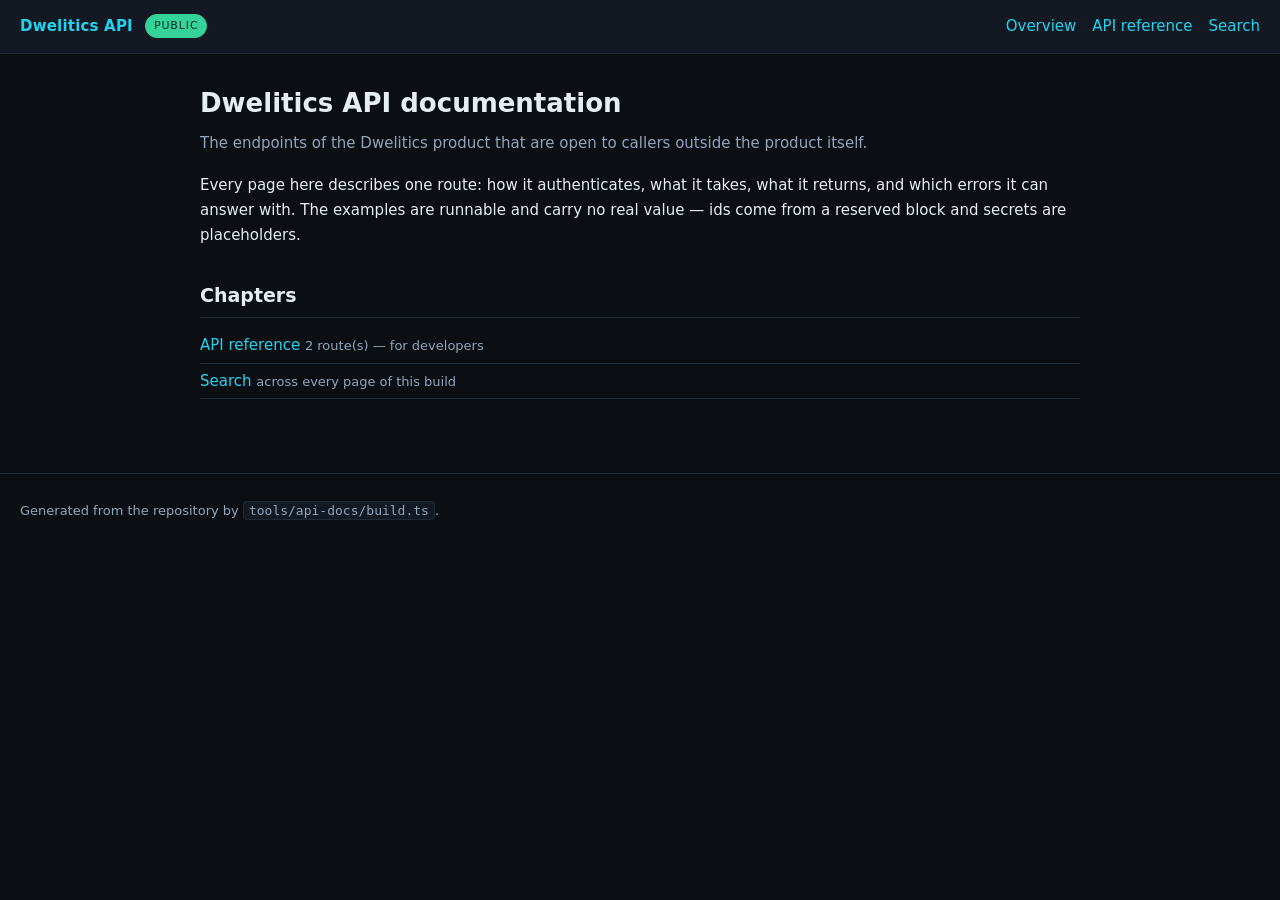
<file: index.html>
<!doctype html>
<html lang="en">
<head>
<meta charset="utf-8" />
<meta name="viewport" content="width=device-width, initial-scale=1" />
<title>Overview — Dwelitics API documentation</title>
<link rel="stylesheet" href="assets/site.css" />
</head>
<body>
<header class="site-head">
<a class="brand" href="index.html">Dwelitics API</a>
<span class="badge badge-public">public</span>
<nav><a href="index.html">Overview</a><a href="api/index.html">API reference</a><a href="search.html">Search</a></nav>
</header>
<main>
<h1>Dwelitics API documentation</h1>
<p class="lede">The endpoints of the Dwelitics product that are open to callers outside the product itself.</p>
<p>Every page here describes one route: how it authenticates, what it takes, what it returns, and which errors it can answer with. The examples are runnable and carry no real value — ids come from a reserved block and secrets are placeholders.</p>
<h2>Chapters</h2>
<ul class="links">
<li><a href="api/index.html">API reference</a> <span class="note">2 route(s) — for developers</span></li>
<li><a href="search.html">Search</a> <span class="note">across every page of this build</span></li>
</ul>
</main>
<footer class="site-foot">
<p>Generated from the repository by <code>tools/api-docs/build.ts</code>.</p>
</footer>
</body>
</html>
</file>
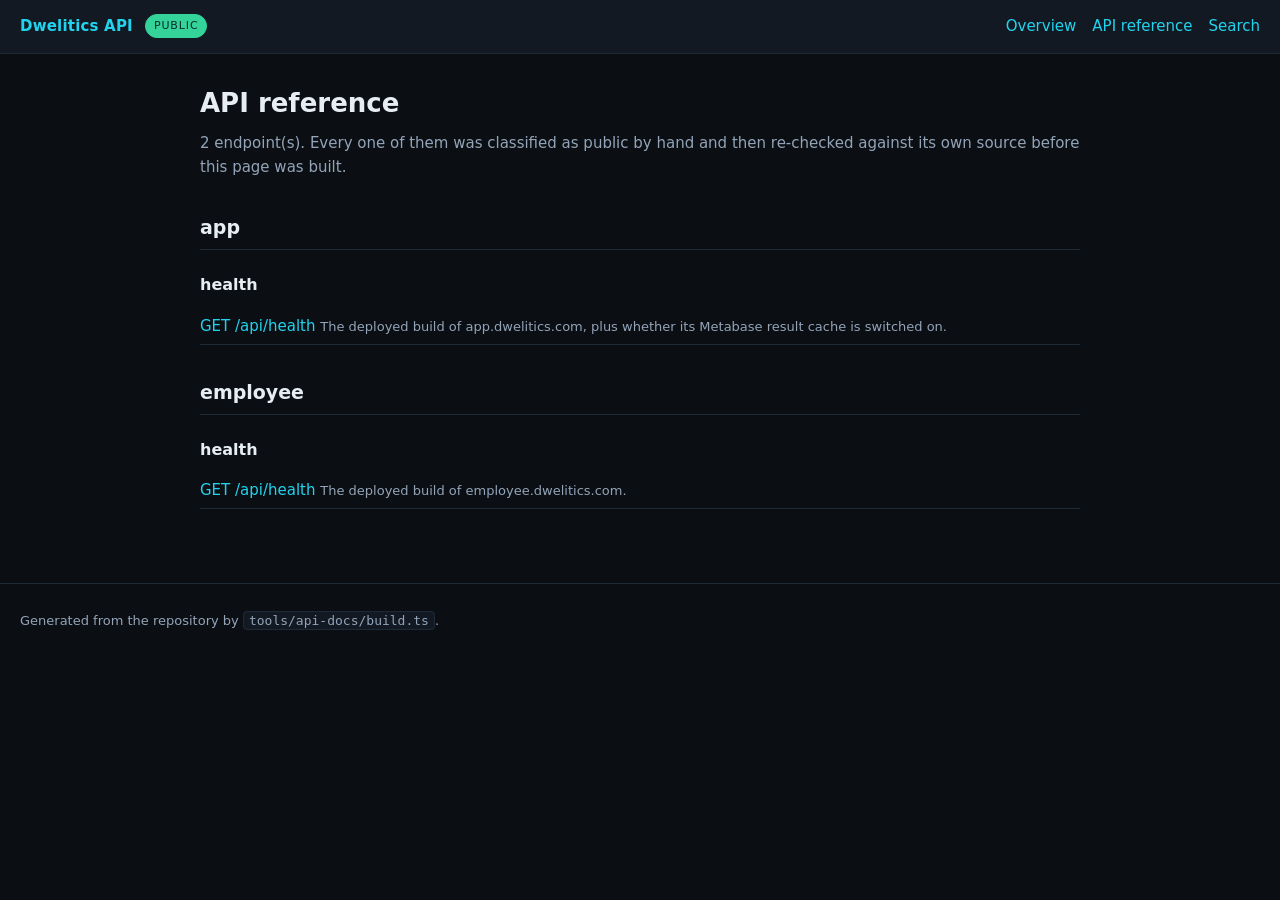
<file: api/index.html>
<!doctype html>
<html lang="en">
<head>
<meta charset="utf-8" />
<meta name="viewport" content="width=device-width, initial-scale=1" />
<title>API reference — Dwelitics API documentation</title>
<link rel="stylesheet" href="../assets/site.css" />
</head>
<body>
<header class="site-head">
<a class="brand" href="../index.html">Dwelitics API</a>
<span class="badge badge-public">public</span>
<nav><a href="../index.html">Overview</a><a href="../api/index.html">API reference</a><a href="../search.html">Search</a></nav>
</header>
<main>
<h1>API reference</h1>
<p class="lede">2 endpoint(s). Every one of them was classified as public by hand and then re-checked against its own source before this page was built.</p>
<h2>app</h2>
<h3>health</h3>
<ul class="links">
<li><a href="app/health.html">GET /api/health</a> <span class="note">The deployed build of app.dwelitics.com, plus whether its Metabase result cache is switched on.</span></li>
</ul>
<h2>employee</h2>
<h3>health</h3>
<ul class="links">
<li><a href="employee/health.html">GET /api/health</a> <span class="note">The deployed build of employee.dwelitics.com.</span></li>
</ul>
</main>
<footer class="site-foot">
<p>Generated from the repository by <code>tools/api-docs/build.ts</code>.</p>
</footer>
</body>
</html>
</file>
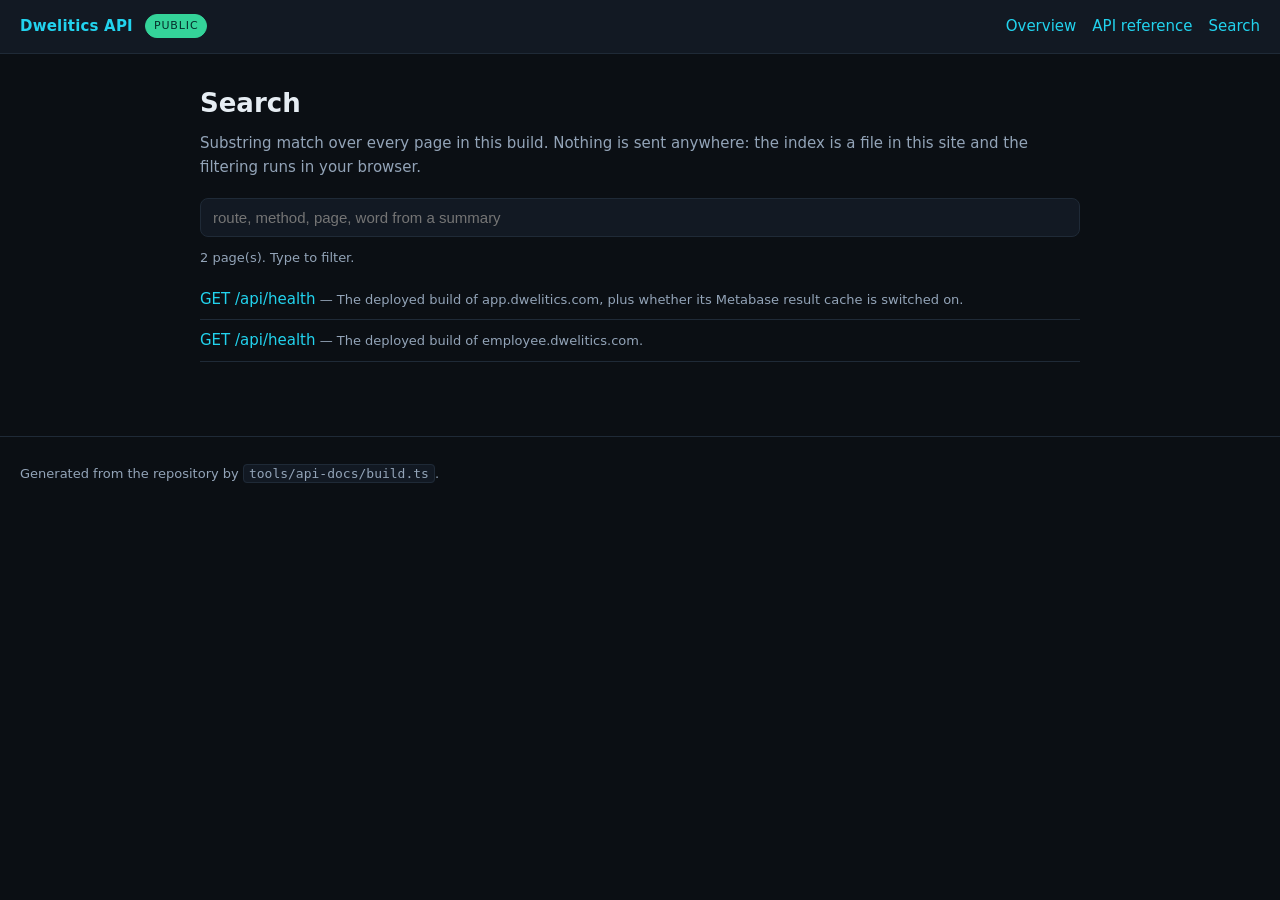
<file: search.html>
<!doctype html>
<html lang="en">
<head>
<meta charset="utf-8" />
<meta name="viewport" content="width=device-width, initial-scale=1" />
<title>Search — Dwelitics API documentation</title>
<link rel="stylesheet" href="assets/site.css" />
</head>
<body>
<header class="site-head">
<a class="brand" href="index.html">Dwelitics API</a>
<span class="badge badge-public">public</span>
<nav><a href="index.html">Overview</a><a href="api/index.html">API reference</a><a href="search.html">Search</a></nav>
</header>
<main>
<h1>Search</h1>
<p class="lede">Substring match over every page in this build. Nothing is sent anywhere: the index is a file in this site and the filtering runs in your browser.</p>
<input id="q" type="search" placeholder="route, method, page, word from a summary" autocomplete="off" disabled />
<p id="count" class="note">Loading the index…</p>
<ul id="results" class="links"></ul>
<script src="assets/search.js"></script>
</main>
<footer class="site-foot">
<p>Generated from the repository by <code>tools/api-docs/build.ts</code>.</p>
</footer>
</body>
</html>
</file>
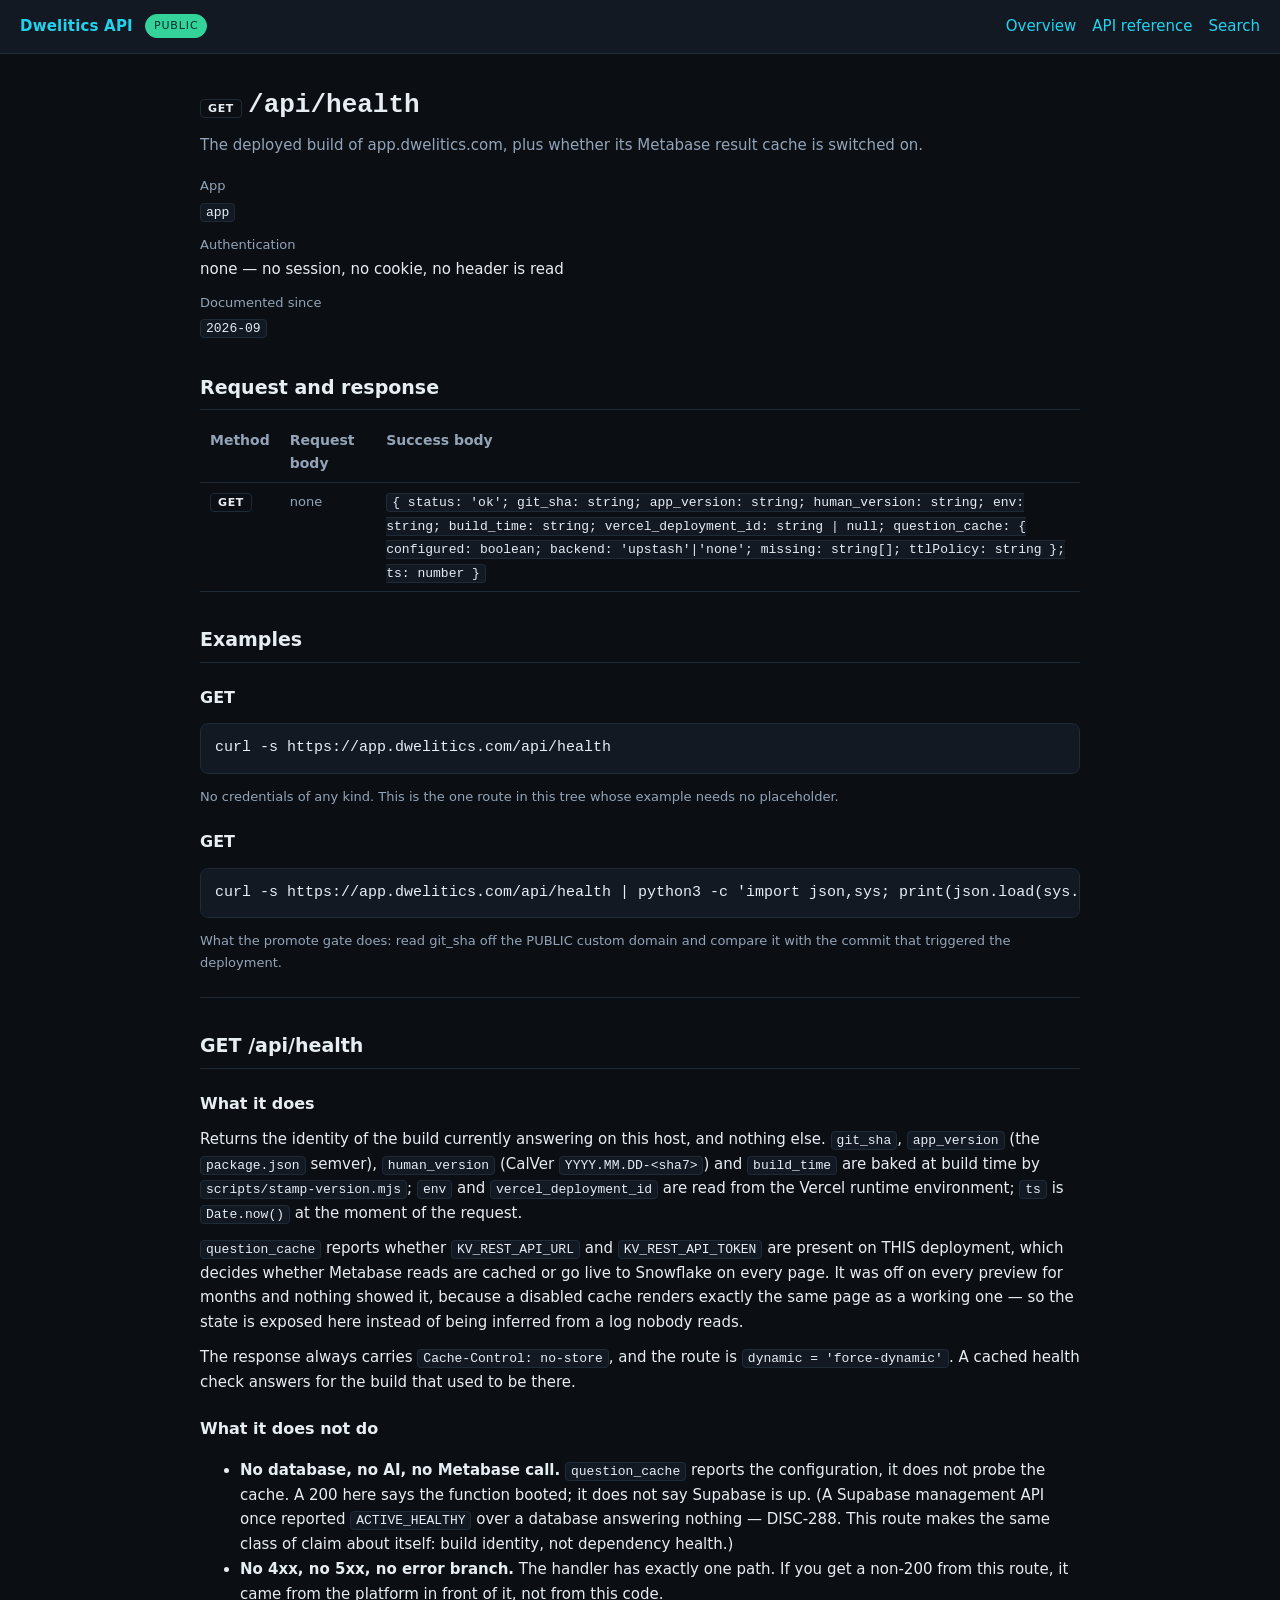
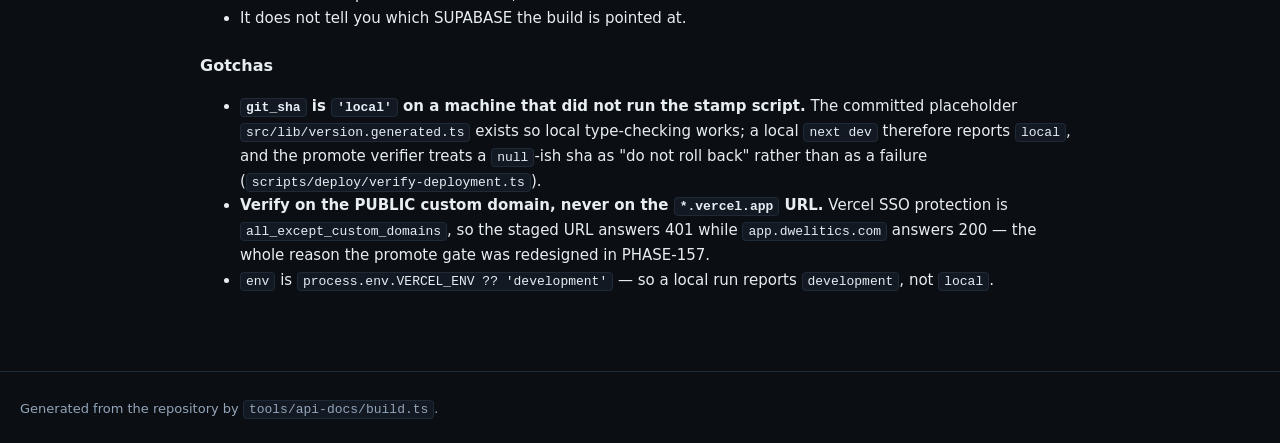
<file: api/app/health.html>
<!doctype html>
<html lang="en">
<head>
<meta charset="utf-8" />
<meta name="viewport" content="width=device-width, initial-scale=1" />
<title>GET /api/health — Dwelitics API documentation</title>
<link rel="stylesheet" href="../../assets/site.css" />
</head>
<body>
<header class="site-head">
<a class="brand" href="../../index.html">Dwelitics API</a>
<span class="badge badge-public">public</span>
<nav><a href="../../index.html">Overview</a><a href="../../api/index.html">API reference</a><a href="../../search.html">Search</a></nav>
</header>
<main>
<h1><span class="method">GET</span><span class="mono">/api/health</span></h1>
<p class="lede">The deployed build of app.dwelitics.com, plus whether its Metabase result cache is switched on.</p>
<dl>
<dt>App</dt>
<dd><code>app</code></dd>
<dt>Authentication</dt>
<dd>none — no session, no cookie, no header is read</dd>
<dt>Documented since</dt>
<dd><code>2026-09</code></dd>
</dl>
<h2>Request and response</h2>
<table>
<thead><tr>
<th>Method</th>
<th>Request body</th>
<th>Success body</th>
</tr></thead>
<tbody>
<tr>
<td><span class="method">GET</span></td>
<td><span class="note">none</span></td>
<td><code>{ status: &#39;ok&#39;; git_sha: string; app_version: string; human_version: string; env: string; build_time: string; vercel_deployment_id: string | null; question_cache: { configured: boolean; backend: &#39;upstash&#39;|&#39;none&#39;; missing: string[]; ttlPolicy: string }; ts: number }</code></td>
</tr>
</tbody>
</table>
<h2>Examples</h2>
<h3>GET</h3>
<pre>
<code>curl -s https://app.dwelitics.com/api/health</code></pre>
<p class="note">No credentials of any kind. This is the one route in this tree whose example needs no placeholder.</p>
<h3>GET</h3>
<pre>
<code>curl -s https://app.dwelitics.com/api/health | python3 -c &#39;import json,sys; print(json.load(sys.stdin)[&quot;git_sha&quot;])&#39;</code></pre>
<p class="note">What the promote gate does: read git_sha off the PUBLIC custom domain and compare it with the commit that triggered the deployment.</p>
<hr />
<h2>GET /api/health</h2>
<h3>What it does</h3>
<p>
Returns the identity of the build currently answering on this host, and nothing
else. <code>git_sha</code>, <code>app_version</code> (the <code>package.json</code> semver), <code>human_version</code>
(CalVer <code>YYYY.MM.DD-&lt;sha7&gt;</code>) and <code>build_time</code> are baked at build time by
<code>scripts/stamp-version.mjs</code>; <code>env</code> and <code>vercel_deployment_id</code> are read from the
Vercel runtime environment; <code>ts</code> is <code>Date.now()</code> at the moment of the request.
</p>
<p>
<code>question_cache</code> reports whether <code>KV_REST_API_URL</code> and <code>KV_REST_API_TOKEN</code> are
present on THIS deployment, which decides whether Metabase reads are cached or
go live to Snowflake on every page. It was off on every preview for months and
nothing showed it, because a disabled cache renders exactly the same page as a
working one — so the state is exposed here instead of being inferred from a log
nobody reads.
</p>
<p>
The response always carries <code>Cache-Control: no-store</code>, and the route is
<code>dynamic = &#39;force-dynamic&#39;</code>. A cached health check answers for the build that
used to be there.
</p>
<h3>What it does not do</h3>
<ul>
<li><strong>No database, no AI, no Metabase call.</strong> <code>question_cache</code> reports the
configuration, it does not probe the cache. A 200 here says the function
booted; it does not say Supabase is up. (A Supabase management API once
reported <code>ACTIVE_HEALTHY</code> over a database answering nothing — DISC-288. This
route makes the same class of claim about itself: build identity, not
dependency health.)
</li>
<li><strong>No 4xx, no 5xx, no error branch.</strong> The handler has exactly one path. If you
get a non-200 from this route, it came from the platform in front of it, not
from this code.
</li>
<li>It does not tell you which SUPABASE the build is pointed at.
</li>
</ul>
<h3>Gotchas</h3>
<ul>
<li><strong><code>git_sha</code> is <code>&#39;local&#39;</code> on a machine that did not run the stamp script.</strong> The
committed placeholder <code>src/lib/version.generated.ts</code> exists so local
type-checking works; a local <code>next dev</code> therefore reports <code>local</code>, and the
promote verifier treats a <code>null</code>-ish sha as &quot;do not roll back&quot; rather than as
a failure (<code>scripts/deploy/verify-deployment.ts</code>).
</li>
<li><strong>Verify on the PUBLIC custom domain, never on the <code>*.vercel.app</code> URL.</strong>
Vercel SSO protection is <code>all_except_custom_domains</code>, so the staged URL
answers 401 while <code>app.dwelitics.com</code> answers 200 — the whole reason the
promote gate was redesigned in PHASE-157.
</li>
<li><code>env</code> is <code>process.env.VERCEL_ENV ?? &#39;development&#39;</code> — so a local run reports
<code>development</code>, not <code>local</code>.
</li>
</ul>
</main>
<footer class="site-foot">
<p>Generated from the repository by <code>tools/api-docs/build.ts</code>.</p>
</footer>
</body>
</html>
</file>
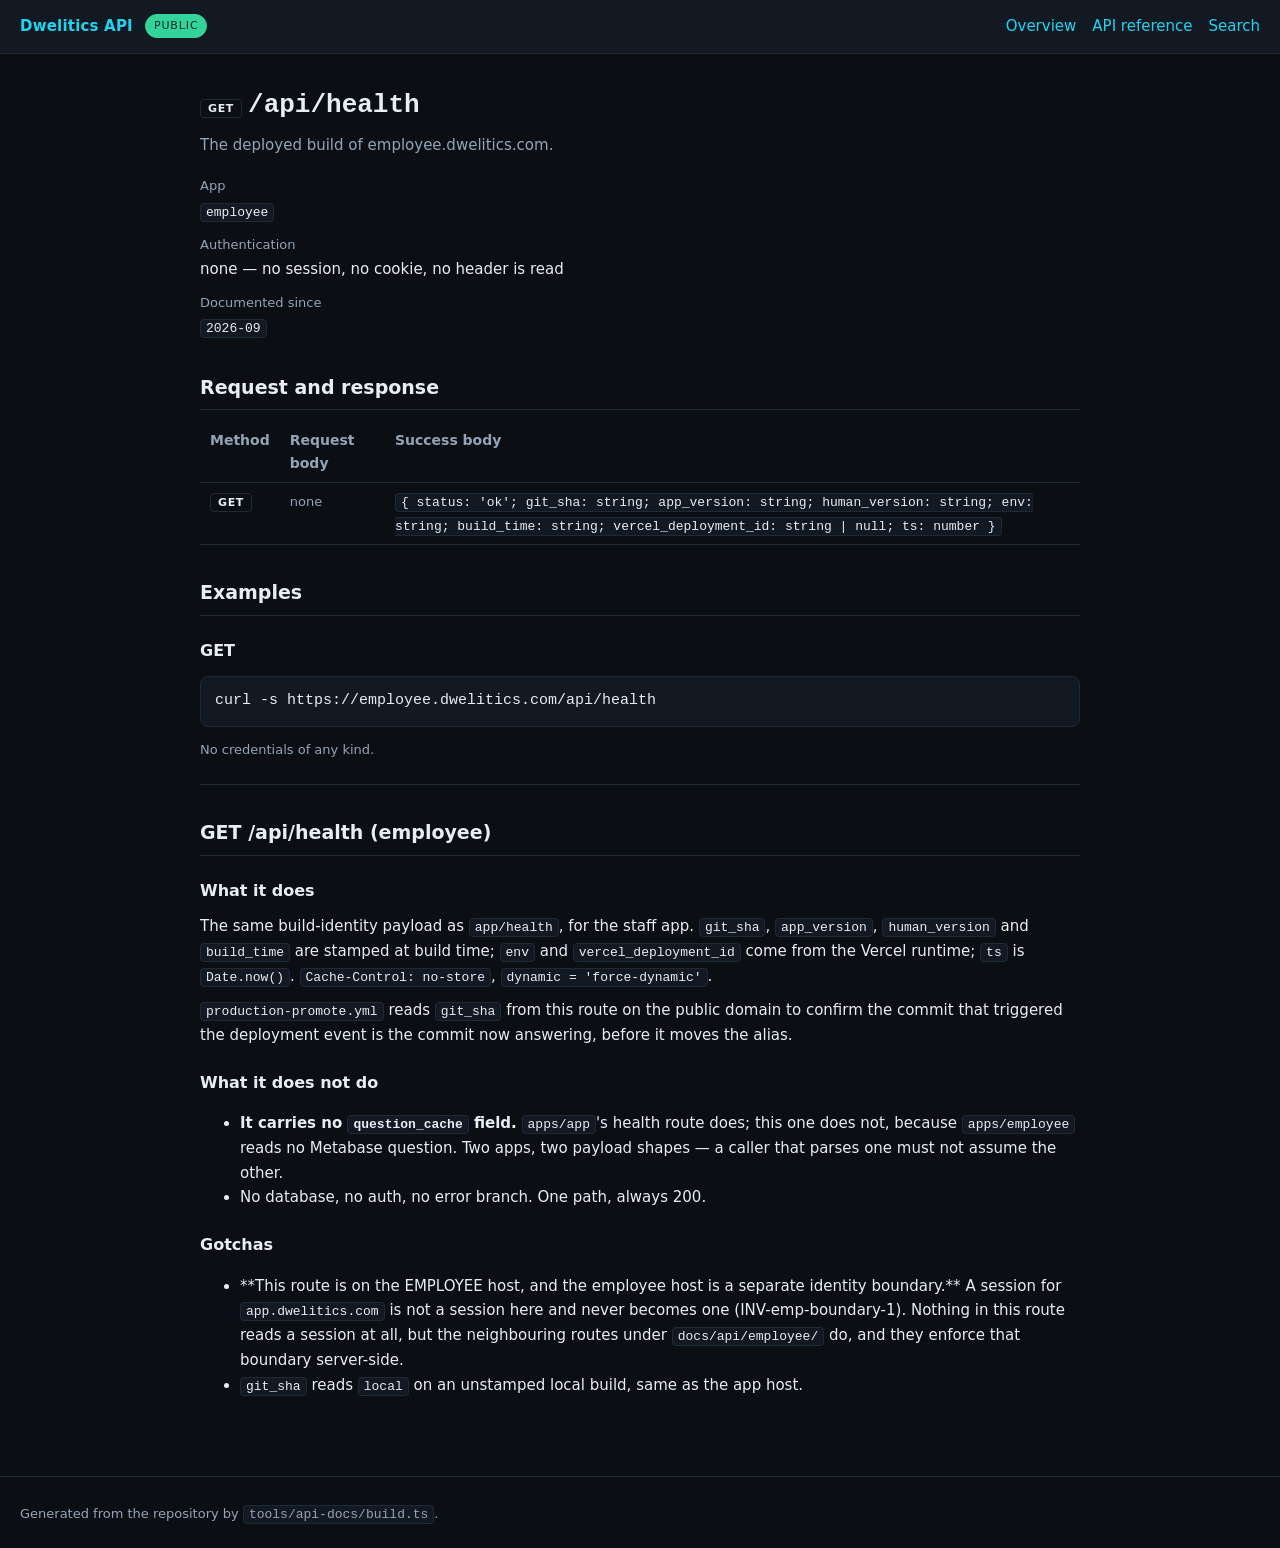
<file: api/employee/health.html>
<!doctype html>
<html lang="en">
<head>
<meta charset="utf-8" />
<meta name="viewport" content="width=device-width, initial-scale=1" />
<title>GET /api/health — Dwelitics API documentation</title>
<link rel="stylesheet" href="../../assets/site.css" />
</head>
<body>
<header class="site-head">
<a class="brand" href="../../index.html">Dwelitics API</a>
<span class="badge badge-public">public</span>
<nav><a href="../../index.html">Overview</a><a href="../../api/index.html">API reference</a><a href="../../search.html">Search</a></nav>
</header>
<main>
<h1><span class="method">GET</span><span class="mono">/api/health</span></h1>
<p class="lede">The deployed build of employee.dwelitics.com.</p>
<dl>
<dt>App</dt>
<dd><code>employee</code></dd>
<dt>Authentication</dt>
<dd>none — no session, no cookie, no header is read</dd>
<dt>Documented since</dt>
<dd><code>2026-09</code></dd>
</dl>
<h2>Request and response</h2>
<table>
<thead><tr>
<th>Method</th>
<th>Request body</th>
<th>Success body</th>
</tr></thead>
<tbody>
<tr>
<td><span class="method">GET</span></td>
<td><span class="note">none</span></td>
<td><code>{ status: &#39;ok&#39;; git_sha: string; app_version: string; human_version: string; env: string; build_time: string; vercel_deployment_id: string | null; ts: number }</code></td>
</tr>
</tbody>
</table>
<h2>Examples</h2>
<h3>GET</h3>
<pre>
<code>curl -s https://employee.dwelitics.com/api/health</code></pre>
<p class="note">No credentials of any kind.</p>
<hr />
<h2>GET /api/health (employee)</h2>
<h3>What it does</h3>
<p>
The same build-identity payload as <code>app/health</code>, for the staff app.
<code>git_sha</code>, <code>app_version</code>, <code>human_version</code> and <code>build_time</code> are stamped at build
time; <code>env</code> and <code>vercel_deployment_id</code> come from the Vercel runtime; <code>ts</code> is
<code>Date.now()</code>. <code>Cache-Control: no-store</code>, <code>dynamic = &#39;force-dynamic&#39;</code>.
</p>
<p>
<code>production-promote.yml</code> reads <code>git_sha</code> from this route on the public domain to
confirm the commit that triggered the deployment event is the commit now
answering, before it moves the alias.
</p>
<h3>What it does not do</h3>
<ul>
<li><strong>It carries no <code>question_cache</code> field.</strong> <code>apps/app</code>&#39;s health route does;
this one does not, because <code>apps/employee</code> reads no Metabase question. Two
apps, two payload shapes — a caller that parses one must not assume the other.
</li>
<li>No database, no auth, no error branch. One path, always 200.
</li>
</ul>
<h3>Gotchas</h3>
<ul>
<li>**This route is on the EMPLOYEE host, and the employee host is a separate
identity boundary.** A session for <code>app.dwelitics.com</code> is not a session here
and never becomes one (INV-emp-boundary-1). Nothing in this route reads a
session at all, but the neighbouring routes under <code>docs/api/employee/</code> do, and
they enforce that boundary server-side.
</li>
<li><code>git_sha</code> reads <code>local</code> on an unstamped local build, same as the app host.
</li>
</ul>
</main>
<footer class="site-foot">
<p>Generated from the repository by <code>tools/api-docs/build.ts</code>.</p>
</footer>
</body>
</html>
</file>
<file: assets/site.css>
:root {
  --bg: #0b0f14;
  --panel: #121923;
  --line: #1f2a37;
  --ink: #e6edf3;
  --dim: #93a4b8;
  --accent: #22d3ee;
  --warn: #f59e0b;
  --ok: #34d399;
}
* { box-sizing: border-box; }
body {
  margin: 0;
  background: var(--bg);
  color: var(--ink);
  font: 15px/1.65 ui-sans-serif, system-ui, -apple-system, "Segoe UI", Roboto, Arial, sans-serif;
}
code, pre, .mono { font-family: ui-monospace, SFMono-Regular, Menlo, Consolas, monospace; }
a { color: var(--accent); text-decoration: none; }
a:hover, a:focus { text-decoration: underline; }
.site-head {
  display: flex; align-items: center; gap: 12px; flex-wrap: wrap;
  padding: 14px 20px; border-bottom: 1px solid var(--line); background: var(--panel);
  position: sticky; top: 0; z-index: 2;
}
.brand { font-weight: 700; letter-spacing: .2px; }
.site-head nav { display: flex; gap: 16px; margin-left: auto; flex-wrap: wrap; }
.badge {
  font-size: 11px; text-transform: uppercase; letter-spacing: .08em;
  padding: 2px 8px; border-radius: 999px; border: 1px solid var(--line);
}
.badge-public { color: #052e2b; background: var(--ok); border-color: var(--ok); }
.badge-internal { color: #2a1a00; background: var(--warn); border-color: var(--warn); }
main { max-width: 920px; margin: 0 auto; padding: 28px 20px 64px; }
h1 { font-size: 26px; margin: 0 0 6px; }
h2 { font-size: 19px; margin: 32px 0 8px; border-bottom: 1px solid var(--line); padding-bottom: 6px; }
h3 { font-size: 16px; margin: 22px 0 6px; }
p { margin: 10px 0; }
.lede { color: var(--dim); margin: 0 0 18px; }
.note { color: var(--dim); font-size: 13px; }
ul.links { list-style: none; padding: 0; margin: 10px 0; }
ul.links li { padding: 5px 0; border-bottom: 1px solid var(--line); }
pre {
  background: var(--panel); border: 1px solid var(--line); border-radius: 8px;
  padding: 12px 14px; overflow-x: auto; margin: 12px 0;
}
pre code { white-space: pre; }
:not(pre) > code {
  background: var(--panel); border: 1px solid var(--line); border-radius: 4px;
  padding: 1px 5px; font-size: 13px;
}
table { border-collapse: collapse; width: 100%; margin: 12px 0; font-size: 14px; }
th, td { text-align: left; padding: 7px 10px; border-bottom: 1px solid var(--line); vertical-align: top; }
th { color: var(--dim); font-weight: 600; }
dl { margin: 12px 0; }
dt { color: var(--dim); font-size: 13px; margin-top: 10px; }
dd { margin: 2px 0 0; }
blockquote {
  margin: 12px 0; padding: 8px 14px; border-left: 3px solid var(--accent);
  background: var(--panel); color: var(--dim);
}
hr { border: 0; border-top: 1px solid var(--line); margin: 24px 0; }
.method { font-size: 11px; font-weight: 700; letter-spacing: .06em; padding: 2px 7px; border-radius: 4px; border: 1px solid var(--line); margin-right: 6px; }
.gap { color: var(--warn); }
.site-foot { border-top: 1px solid var(--line); color: var(--dim); font-size: 13px; padding: 16px 20px; }
#q { width: 100%; padding: 10px 12px; font-size: 15px; color: var(--ink);
     background: var(--panel); border: 1px solid var(--line); border-radius: 8px; }
#results li { padding: 8px 0; border-bottom: 1px solid var(--line); }
@media (max-width: 640px) { main { padding: 20px 14px 48px; } .site-head { padding: 12px 14px; } }
</file>
